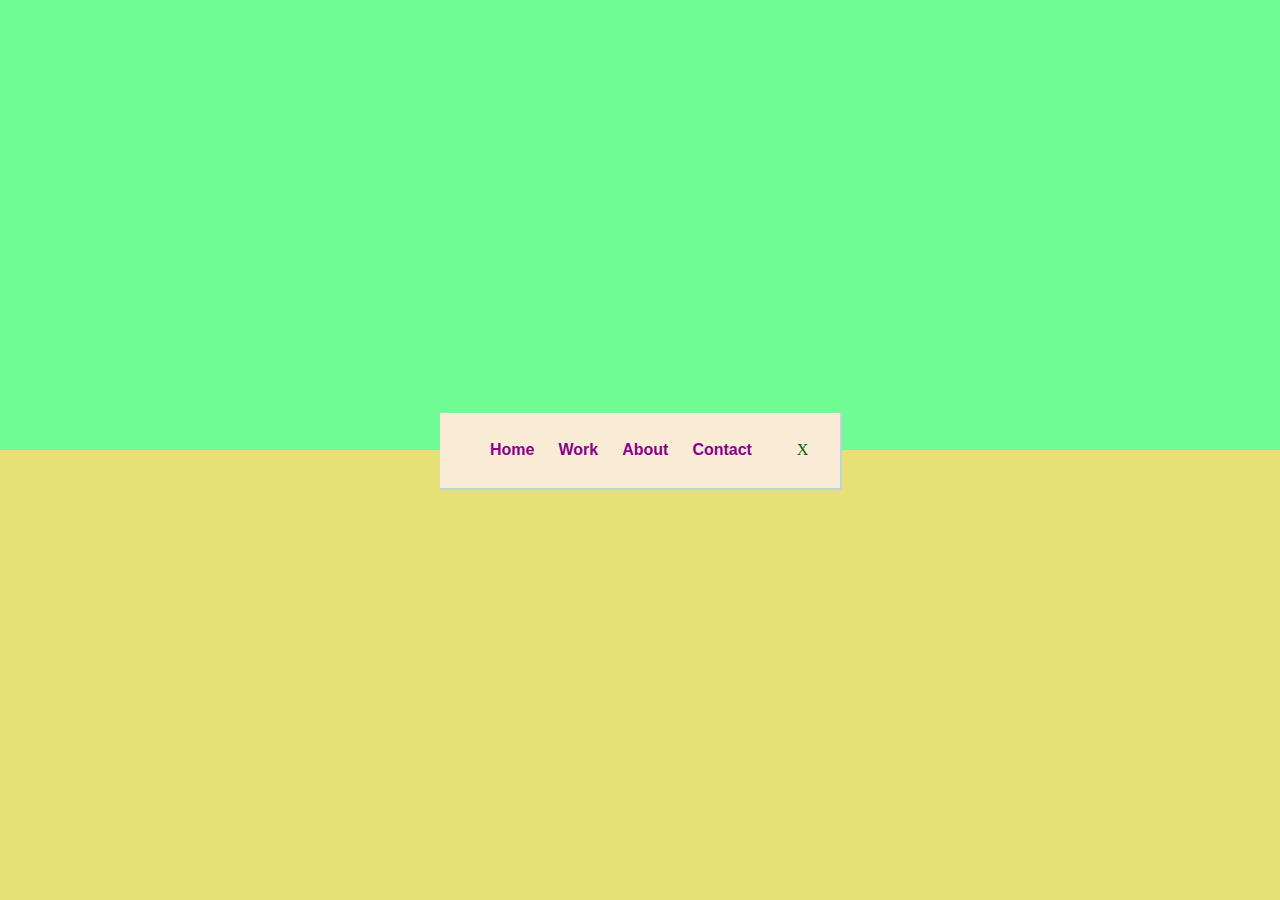
<file: animated-navigation/index.html>
<!DOCTYPE html>
<html>
<head>
	<meta charset="utf-8">
	<meta name="viewport" content="width=device-width, initial-scale=1">
	<link rel="stylesheet" type="text/css" href="styles/animated-navigation.css">
	<title>Animated Navigation</title>
</head>
<body>
	<div class="top"></div>
	<div class="bottom"></div>
		<div class="content">
			<div class="nav">
			<ul>
			<li>Home</li>
			<li>Work</li>
			<li>About</li>
			<li>Contact</li>
			</ul>
			</div>
		<div class="btn">X</div>
	</div>
	<script src="scripts/animated-navigation.js"></script>
</body>
</html>
</file>
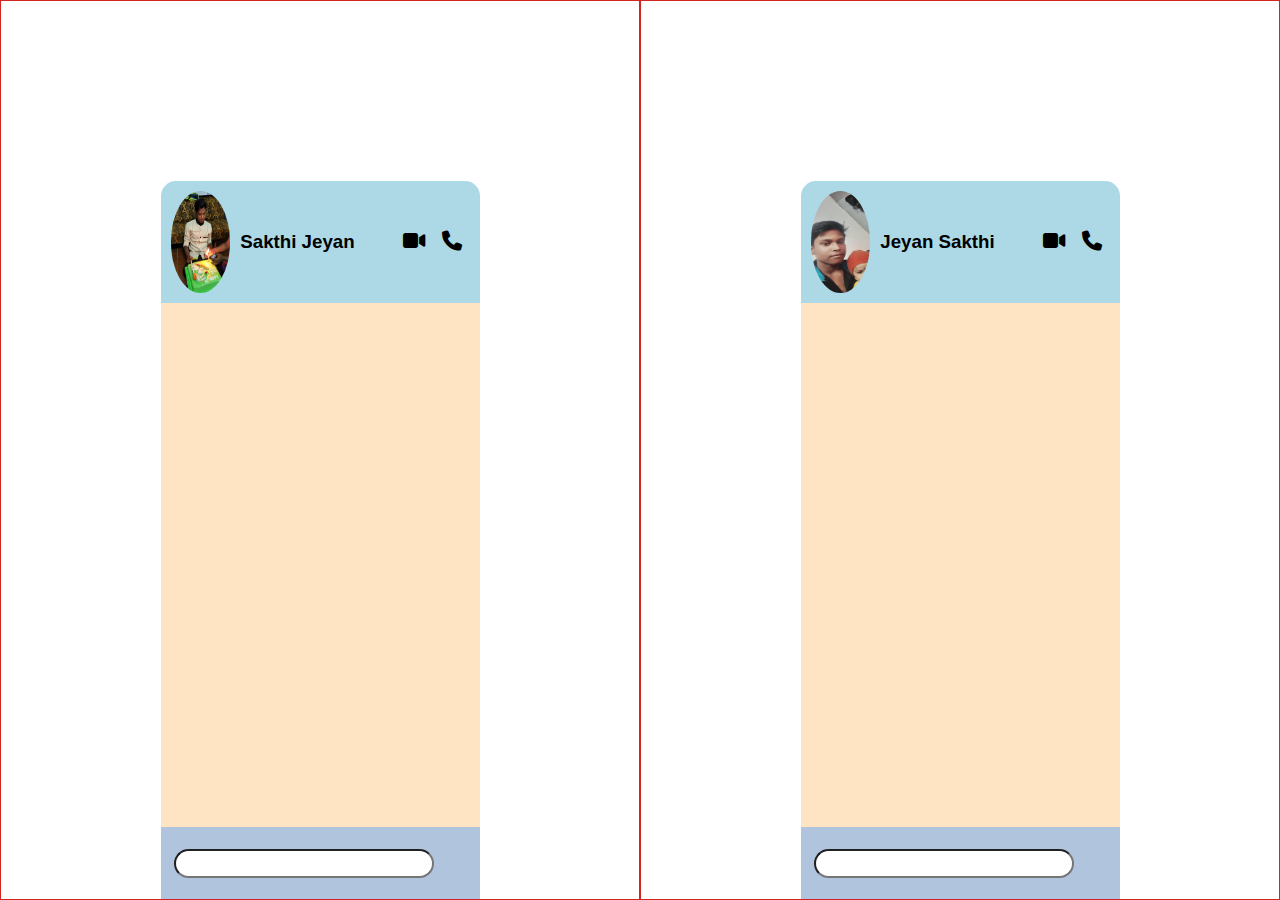
<file: ChatBox/index.html>
<!DOCTYPE html>
<html lang="en">
<head>
    <meta charset="UTF-8">
    <meta name="viewport" content="width=device-width, initial-scale=1.0">
    <title>whatsapp</title>
    <link rel="stylesheet" href="styles/whatsapp.css">
    <!-- <script src='https://kit.fontawesome.com/a076d05399.js' crossorigin='anonymous'></script> -->
    <link rel="stylesheet" href="https://cdnjs.cloudflare.com/ajax/libs/font-awesome/6.4.2/css/all.min.css">
</head>
<body>
    <div class="container">    
        <div class="left">
            <div class="chatBox">
                <div class="header">
                    <div class="profilePhoto" id ="sender-pp">
                        <img src="images/pc.jpg" alt="photo">
                    </div>
                    <div class="userName">
                        <h3>Sakthi Jeyan</h3>
                        <span id="sender" class="typing-info"><i>typing...</i></span>
                    </div>
                    <div class="call">                
                        <span class="video"><i class="fa-solid fa-video"></i></span>
                        <span class="audio"><i class="fa-solid fa-phone"></i></span>
                    </div>
                </div>
                <div class="sender-inbox" id="sender-inbox">
                    <div class="img-sender">
                        <!-- <img src="images/pc.jpg"> -->
                    </div>                    
                </div>
                <div class="message-send-container">
                    <div class="input-container">
                        <input type="text" id="sender-input">
                    </div>
                    <div class="send-icon-container" id="senderId" onclick="send(this)">
                        <span class="send-icon" id="send" ><i class="fa-regular fa-paper-plane"></i></span>
                    </div>
                </div>
            </div>
        </div>

        <div class="right">
            <div class="chatBox">
                <div class="header">
                    <div class="profilePhoto">
                        <img src="images/sj.jpg" alt="photo">
                    </div>
                    <div class="userName">
                        <h3>Jeyan Sakthi</h3>
                        <span id="receiver" class="typing-info"><i>typing...</i></span>
                    </div>
                    <div class="call">                
                        <span class="video"><i class="fa-solid fa-video"></i></span>
                        <span class="audio"><i class="fa-solid fa-phone"></i></span>
                    </div>
                </div>
                <div class="receiver-inbox" id="receiver-inbox">
                    <div class="img-receiver">
                        <!-- <img src="images/sj.jpg"> -->
                    </div>                    
                </div>
                <div class="message-send-container">
                    <div class="input-container">
                        <input type="text" id="receiver-input">
                    </div>
                    <div class="send-icon-container" id="receiverId" onclick="send(this)">
                        <span class="send-icon" id="send" ><i class="fa-regular fa-paper-plane"></i></span>
                    </div>
                </div>
            </div>
        </div>
    </div>    
<script  src="scripts/whatsapp.js"></script>

</body>
</html>
</file>
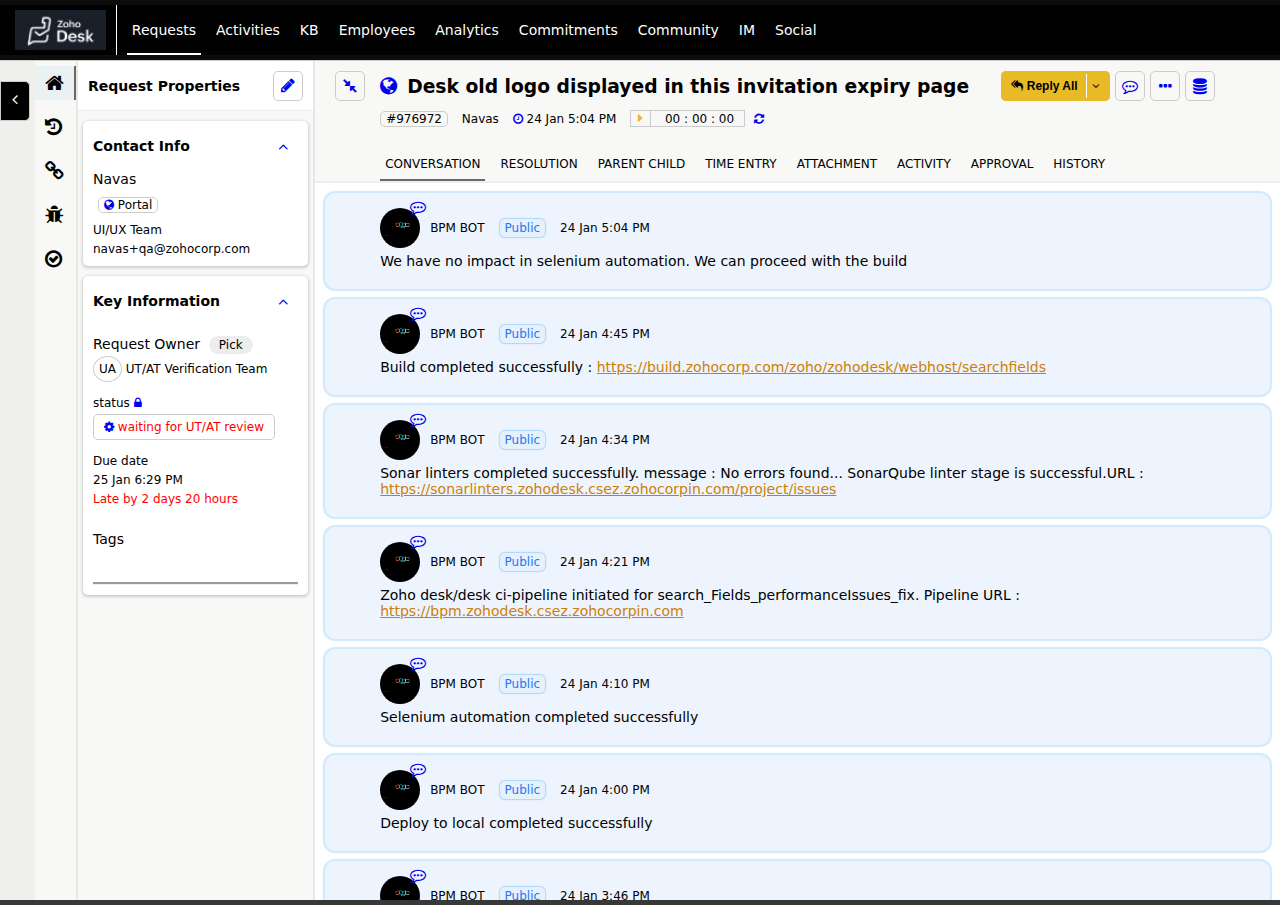
<file: Desk_UI/index.html>
<!DOCTYPE html>
<html lang="en">
<head>
    <meta charset="UTF-8">
    <meta name="viewport" content="width=device-width, initial-scale=1.0">
    <title>Desk UI</title>
    <link rel="stylesheet" href="https://cdnjs.cloudflare.com/ajax/libs/font-awesome/4.7.0/css/font-awesome.min.css">
    <link rel="stylesheet" href="styles/style.css">
    <script src="scripts/script.js"></script>
    <script src="scripts/index.js" defer></script>
</head>
<body>
    <div class="container">
        <section class="header-section">
            <header class="header">
                <img class="logo" src="logos/zohocorp.jpeg">
                <ul class="navbar">
                    <li class="navlinks active"><a href="#">Requests</a></li>
                    <li class="navlinks"><a href="#">Activities</a></li>
                    <li class="navlinks"><a href="#">KB</a></li>
                    <li class="navlinks"><a href="#">Employees</a></li>
                    <li class="navlinks"><a href="#">Analytics</a></li>
                    <li class="navlinks"><a href="#">Commitments</a></li>
                    <li class="navlinks"><a href="#">Community</a></li>
                    <li class="navlinks"><a href="#">IM</a></li>
                    <li class="navlinks"><a href="#">Social</a></li>
                </ul>
            </header>
        </section>
        <section class="content-area">
            <div class="content-div">
                <div class="left-hidden-div">
                    <div class="content-icon-div angle-left" id="angle-left">
                        <a class="angle-left-icon" href="#"><i class="fa fa-angle-left"></i></a>
                    </div>
                </div>
                <div class="icon-div">
                    <a class="icons active" href="#"><i class="fa fa-home"></i></a>
                    <a class="icons" href="#"><i class="fa fa-history"></i></a>
                    <a class="icons" href="#"><i class="fa fa-link"></i></a>
                    <a class="icons" href="#"><i class="fa fa-bug"></i></a>
                    <a class="icons" href="#"><i class="fa fa-check-circle-o"></i></a>
                </div>
                <div class="info-div">
                    <div class="title title-list title-css">
                        <h3 class="title-name">Request Properties</h3>
                        <div class="edit-icon-div">
                            <a class="edit-icon" href="#"><i class="fa fa-pencil"></i></a>
                        </div>
                    </div>
                    <div class="info-containers title-css">
                        <div class="contact-info">
                            <div class="title-list">
                                <h3 class="title-name">Contact Info</h3>
                                <div class="edit-icon-div arrows">
                                    <a class="up-icon" href="#"><i class="fa fa-angle-up"></i></a>
                                </div>
                            </div>
                            <div class="contact-details">
                                <div class="name text-only">
                                    Navas
                                </div>
                                <div class="portal-div text-only">
                                    <div class="portal-subdiv">
                                        <a class="globe-icon" href="#"><i class="fa fa-globe"></i></a>
                                        <span class="portal-name">Portal</span>
                                    </div>
                                </div>
                                <div class="team-name text-only">UI/UX Team</div>
                                <div class="email-id text-only">navas+qa@zohocorp.com</div>

                            </div>
                        </div>
                        <div class="key-info title-css ">
                            <div class="contact-info">
                                <div class="title-list">
                                    <h3 class="title-name">Key Information</h3>
                                    <div class="edit-icon-div arrows">
                                        <a class="up-arrow-icon" href="#"><i class="fa fa-angle-up"></i></a>
                                    </div>
                                </div>
                                <div class="key-details">
                                    <div class="key-child-div">
                                        <span class="req-owner">Request Owner</span>
                                        <span class="pick">Pick</span>

                                        <div class="ua-ut">
                                            <span class="ua-circle">UA</span>
                                            <span>UT/AT Verification Team</span>
                                        </div>
                                    </div>
                                    <div class="key-child-div">
                                        <div class="status-div"><span class="">status</span>
                                            <a class="lock-icon" href="#"><i class="fa fa-lock"></i></a>
                                        </div>
                                        <div class="review-info">
                                            <a class="lock-icon" href="#"><i class="fa fa-gear"></i></a>
                                            <span class="">waiting for UT/AT review</span>
                                        </div>
                                    </div>
                                    <div class="key-child-div">
                                        <div class="due-status-div">
                                            <span class="">Due date</span>
                                        </div>
                                        <div class="due-status-div">
                                            <span class="">25 Jan 6:29 PM</span>
                                        </div>
                                        <div class="due-status-div">
                                            <span class="due-info">Late by 2 days 20 hours</span>
                                        </div>
                                    </div>
                                    <div class="key-child-div">
                                        <span class="req-owner">Tags</span><span class="quantity"></span>
                                        <div class="ua-ut">
                                            <input type="text" class="status-select" />
                                        </div>
                                    </div>
                                </div>
                            </div>
                            <div class="ticket-info title-css"></div>
                        </div>
                    </div>


                </div>
                <div class="content-box">

                    <div class="content-header content-top">
                        <div class="content-icon-div page-zoom">
                            <a class="comment-icon" href="#"><i class="fa fa-compress"></i></a>
                        </div>

                        <div class="logo-div">
                            <div class="content-logo">
                                <a class="title-icon" href="#"><i class="fa fa-globe"></i></a>
                            </div>
                            <div class="content-title">
                                <h3>
                                    Desk old logo displayed in this invitation expiry page
                                </h3>
                            </div>
                        </div>
                        <div class="actions">
                            <div class="reply-div">
                                <button class="reply-btn">
                                    <a class="icon-btns" href="#">
                                        <i class="fa fa-reply-all" aria-hidden="true"></i> Reply All
                                    </a>
                                    <a class="down-icon icon-btns" href="#"><i class="fa fa-angle-down"
                                            aria-hidden="true"></i></a>
                                </button>
                                <div class="options-list-div">
                                    <ul class="options-list">
                                        <li class="options">Reply</li>
                                        <li class="options">Forward</li>
                                    </ul>
                                </div>
                            </div>

                            <div class="content-icon-div">
                                <a class="comment-icon" href="#"><i class="fa fa-commenting-o"></i></a>
                            </div>
                            <div class="content-icon-div ellipsis-icon-div">
                                <a class="ellipsis-icon" href="#"><i class="fa fa-ellipsis-h"></i></a>
                                <div class="ellipsis-options-div">
                                    <ul class="ellipsis-dropdown">
                                        <li class="ellipsis-options">Edit</li>
                                        <li class="ellipsis-options">Move</li>
                                        <li class="ellipsis-options">Share</li>
                                        <li class="ellipsis-options">Follow</li>
                                        <li class="ellipsis-options">Mark as Unread</li>
                                        <li class="ellipsis-options">Mark Spam</li>
                                        <li class="ellipsis-options">Delete</li>
                                    </ul>
                                </div>
                            </div>
                            <div class="content-icon-div">
                                <a class="database-icon" href="#"><i class="fa fa-database"></i></a>
                            </div>
                        </div>
                    </div>
                    <div class="ticket-info content-top">
                        <span class="ticket-id">#976972</span>
                        <span class="">Navas</span>
                        <a class="" href="#"><i class="fa fa-clock-o"></i></a>
                        <span class="">24 Jan 5:04 PM</span>
                        <div class="timer">
                            <a class="start-icon" id="startStop" href="#"><i class="fa fa-caret-right"></i></a>
                            <span id="timer" class="run-time">00 : 00 : 00</span>
                        </div>
                        <a class="reset-icon" id="reset-time" href="#">
                            <i class="fa fa-refresh"></i>
                            <div class="tooltip-text">Reset</div>
                        </a>
                    </div>
                    <div class="content-navigation-bar content-top">
                        <ul class="content-navbar">
                            <li class="content-navlinks active"><a href="#">CONVERSATION</a></li>
                            <li class="content-navlinks"><a href="#">RESOLUTION</a></li>
                            <li class="content-navlinks"><a href="#">PARENT CHILD</a></li>
                            <li class="content-navlinks"><a href="#">TIME ENTRY</a></li>
                            <li class="content-navlinks"><a href="#">ATTACHMENT</a></li>
                            <li class="content-navlinks"><a href="#">ACTIVITY</a></li>
                            <li class="content-navlinks"><a href="#">APPROVAL</a></li>
                            <li class="content-navlinks"><a href="#">HISTORY</a></li>
                        </ul>
                    </div>
                    <div class="messages-div">
                        <div class="messages-list">
                            <div class="user-container">
                                <div class="user-info">
                                    <div class="user-profile-pic">
                                        <a class="user-top-icon" href="#"><i class="fa fa-commenting-o"></i></a>
                                        <img class="picture" src="images/zoho.jpg" onerror="altImage(this)" />
                                    </div>
                                    <span class="portal-name details">BPM BOT</span>
                                    <span class="ticket-id details">Public</span>
                                    <span class="details">24 Jan 5:04 PM</span>
                                </div>
                                <div class="message">
                                    <p class="text">
                                        We have no impact in selenium automation. We can proceed with the
                                        build
                                    </p>
                                </div>
                            </div>
                        </div>
                        <div class="messages-list">
                            <div class="user-container">
                                <div class="user-info">
                                    <div class="user-profile-pic">
                                        <a class="user-top-icon" href="#"><i class="fa fa-commenting-o"></i></a>
                                        <img class="picture" src="images/zoho.jpg" onerror="altImage(this)" />
                                    </div>
                                    <span class="portal-name details">BPM BOT</span>
                                    <span class="ticket-id details">Public</span>
                                    <span class="details">24 Jan 4:45 PM</span>
                                </div>
                                <div class="message">
                                    <p class="text">Build completed successfully : <a
                                            class="message-link">https://build.zohocorp.com/zoho/zohodesk/webhost/searchfields</a>
                                    </p>
                                </div>
                            </div>
                        </div>
                        <div class="messages-list">
                            <div class="user-container">
                                <div class="user-info">
                                    <div class="user-profile-pic">
                                        <a class="user-top-icon" href="#"><i class="fa fa-commenting-o"></i></a>
                                        <img class="picture" src="images/zoho.jpg" onerror="altImage(this)" />
                                    </div>
                                    <span class="portal-name details">BPM BOT</span>
                                    <span class="ticket-id details">Public</span>
                                    <span class="details">24 Jan 4:34 PM</span>
                                </div>
                                <div class="message">
                                    <p class="text">Sonar linters completed successfully. message : No errors found...
                                        SonarQube linter stage is successful.URL : <a
                                            class="message-link">https://sonarlinters.zohodesk.csez.zohocorpin.com/project/issues</a>
                                    </p>
                                </div>
                            </div>
                        </div>
                        <div class="messages-list">
                            <div class="user-container">
                                <div class="user-info">
                                    <div class="user-profile-pic">
                                        <a class="user-top-icon" href="#"><i class="fa fa-commenting-o"></i></a>
                                        <img class="picture" src="images/zoho.jpg" onerror="altImage(this)" />
                                    </div>
                                    <span class="portal-name details">BPM BOT</span>
                                    <span class="ticket-id details">Public</span>
                                    <span class="details">24 Jan 4:21 PM</span>
                                </div>
                                <div class="message">
                                    <p class="text">Zoho desk/desk ci-pipeline initiated for
                                        search_Fields_performanceIssues_fix. Pipeline URL : <a
                                            class="message-link">https://bpm.zohodesk.csez.zohocorpin.com</a></p>
                                </div>
                            </div>
                        </div>
                        <div class="messages-list">
                            <div class="user-container">
                                <div class="user-info">
                                    <div class="user-profile-pic">
                                        <a class="user-top-icon" href="#"><i class="fa fa-commenting-o"></i></a>
                                        <img class="picture" src="images/zoho.jpg" onerror="altImage(this)" />
                                    </div>
                                    <span class="portal-name details">BPM BOT</span>
                                    <span class="ticket-id details">Public</span>
                                    <span class="details">24 Jan 4:10 PM</span>
                                </div>
                                <div class="message">
                                    <p class="text">Selenium automation completed successfully</p>
                                </div>
                            </div>
                        </div>
                        <div class="messages-list">
                            <div class="user-container">
                                <div class="user-info">
                                    <div class="user-profile-pic">
                                        <a class="user-top-icon" href="#"><i class="fa fa-commenting-o"></i></a>
                                        <img class="picture" src="images/zoho.jpg" onerror="altImage(this)" />
                                    </div>
                                    <span class="portal-name details">BPM BOT</span>
                                    <span class="ticket-id details">Public</span>
                                    <span class="details">24 Jan 4:00 PM</span>
                                </div>
                                <div class="message">
                                    <p class="text">Deploy to local completed successfully</p>
                                </div>
                            </div>
                        </div>
                        <div class="messages-list">
                            <div class="user-container">
                                <div class="user-info">
                                    <div class="user-profile-pic">
                                        <a class="user-top-icon" href="#"><i class="fa fa-commenting-o"></i></a>
                                        <img class="picture" src="images/zoho.jpg" onerror="altImage(this)" />
                                    </div>
                                    <span class="portal-name details">BPM BOT</span>
                                    <span class="ticket-id details">Public</span>
                                    <span class="details">24 Jan 3:46 PM</span>
                                </div>
                                <div class="message">
                                    <p class="text">old logo changes successfully passed in zoho desk/desk-ci-pipeline.
                                        Pipeline URL : <a href=""
                                            class="message-link">https://bpm.zohodesk.csez.zohocorpin.com/job/zohodesk/pipeline/redirect</a>
                                    </p>
                                </div>
                            </div>
                        </div>
                        <div class="messages-list">
                            <div class="user-container">
                                <div class="user-info">
                                    <div class="user-profile-pic">
                                        <a class="user-top-icon" href="#"><i class="fa fa-commenting-o"></i></a>
                                        <img class="picture" src="images/zoho.jpg" onerror="altImage(this)" />
                                    </div>
                                    <span class="portal-name details">BPM BOT</span>
                                    <span class="ticket-id details">Public</span>
                                    <span class="details">24 Jan 3:34 PM</span>
                                </div>
                                <div class="message">
                                    <p class="text">We have no impact in selenium automation. We can proceed with the
                                        build</p>
                                </div>
                            </div>
                        </div>
                        <div class="messages-list">
                            <div class="user-container">
                                <div class="user-info">
                                    <div class="user-profile-pic">
                                        <a class="user-top-icon" href="#"><i class="fa fa-commenting-o"></i></a>
                                        <img class="picture" src="images/zoho.jpg" onerror="altImage(this)" />
                                    </div>
                                    <span class="portal-name details">BPM BOT</span>
                                    <span class="ticket-id details">Public</span>
                                    <span class="details">24 Jan 3:33 PM</span>
                                </div>
                                <div class="message">
                                    <p class="text">We have no impact in selenium automation. We can proceed with the
                                        build</p>
                                </div>
                            </div>
                        </div>
                    </div>
                </div>
        </section>
    </div>
</body>

</html>
</file>
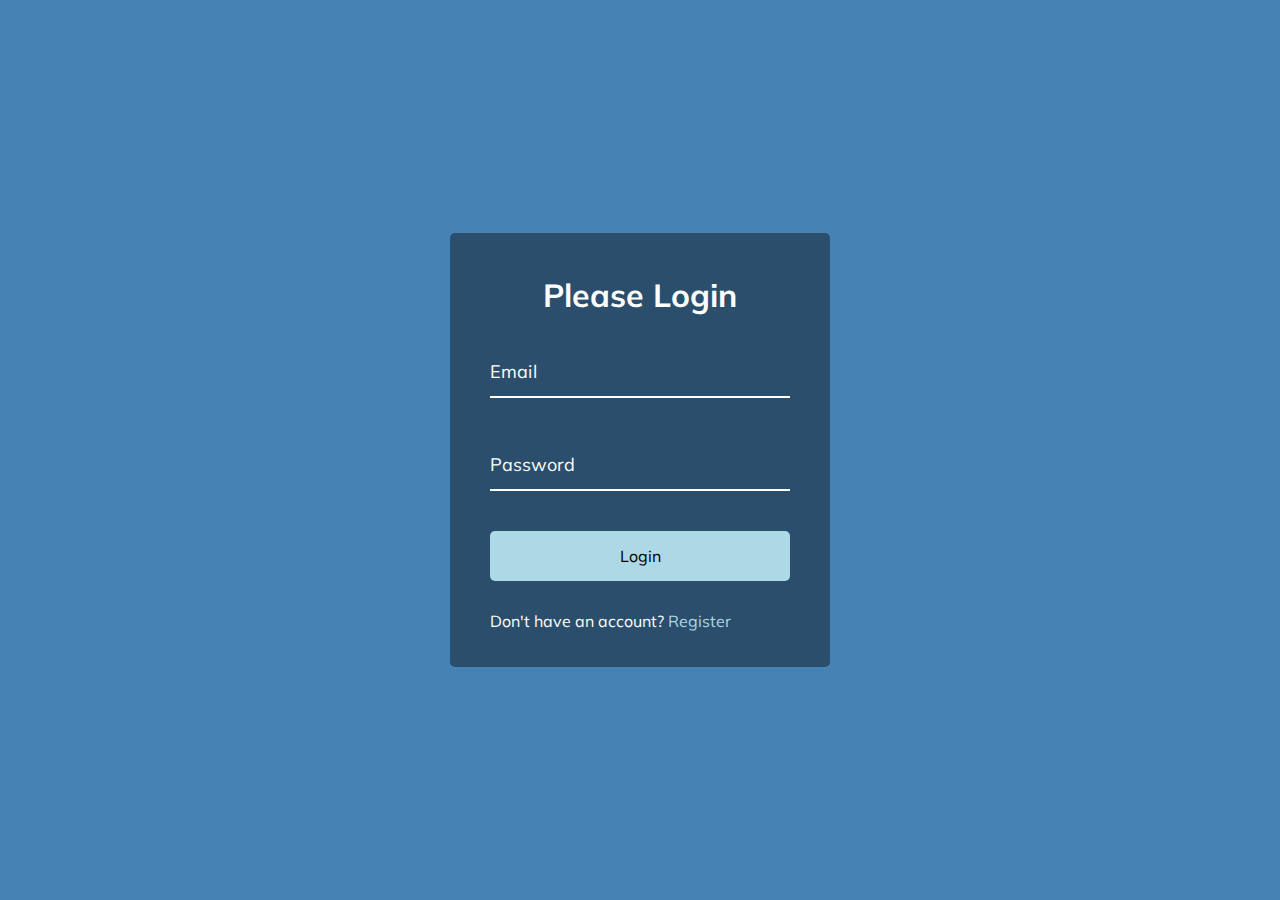
<file: Form_Wave_login/index.html>
<!DOCTYPE html>
<html>
<head>
	<meta charset="utf-8">
	<meta name="viewport" content="width=device-width, initial-scale=1">
	<link rel="stylesheet" type="text/css" href="styles/Form_Wave.css"/>
	<title>Form Wave</title>
</head>
<body>
	<div class="container">
      <h1>Please Login</h1>
      <form>
        <div class="form-control">
          <input type="text" required>
          <label>Email</label>
          <!-- <label>
            <span style="transition-delay: 0ms">E</span>
              <span style="transition-delay: 50ms">m</span>
              <span style="transition-delay: 100ms">a</span>
              <span style="transition-delay: 150ms">i</span>
              <span style="transition-delay: 200ms">l</span>
        </label> -->
        </div>

        <div class="form-control">
          <input type="password" required>
          <label>Password</label>
        </div>

        <button class="btn">Login</button>

        <p class="text">Don't have an account? <a href="#">Register</a></p>
      </form>
    </div>
    <script src="scripts/Form_Wave.js"></script>
	<!--<div class="main">
		<div class="box">
			<div class="contentbox">
				<div class="heading">Please Login</div>
				<div class="inp"><input type="text" name="Email" placeholder="Email"></div>
				<div class="inp"><input type="password" name="Password" placeholder="Password"></div>
				<div class="butn">Login</div>
				<p>Don't have an account? <a href="#">Register</a></p>	
			</div>
		</div>
	</div>-->
</body>
</html>
</file>
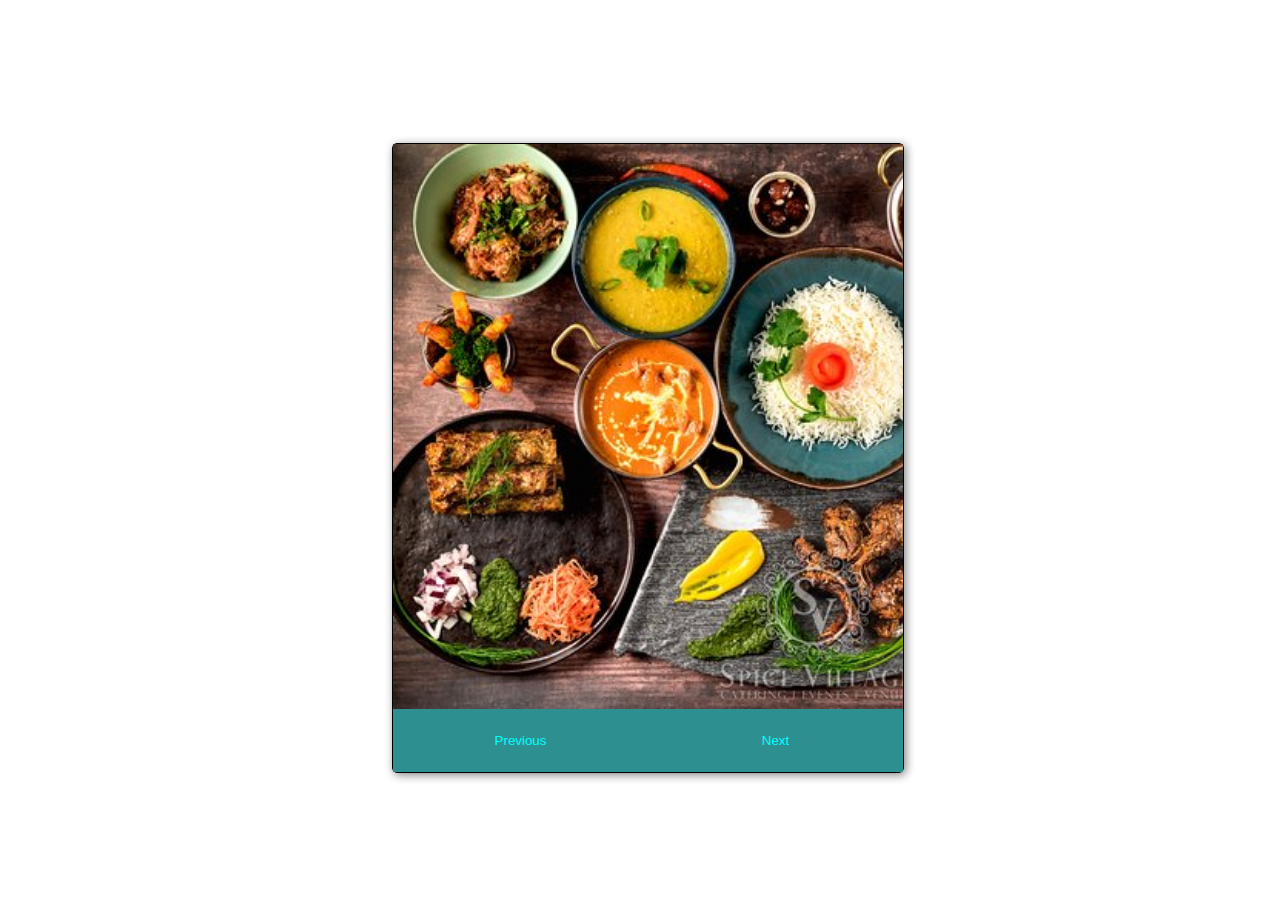
<file: imagecarousal/index.html>
<!DOCTYPE html>
<html>
<head>
	<meta charset="utf-8">
	<meta name="viewport" content="width=device-width, initial-scale=1">
	<link rel="stylesheet" type="text/css" href="styles/imagecarousal.css">
	<title>Image carousal</title>
</head>
<body>
	<div class="main">
		<div class="pic">
			<div class="pics active" style="background-image: url(images/res.jpg);"></div>
			<div class="pics" style="background-image: url(images/restare.jpg);"></div>
			<div class="pics" style="background-image: url(images/resta.jpg);"></div>
			<div class="pics" style="background-image: url(images/restar.jpg);"></div>
		</div>
		<div class="btn">
			<div><button id="pre">Previous</button></div>
			<div><button id="next">Next</button></div>
		</div>
	</div>
	<script type="text/javascript" src="scripts/imagecarousal.js"></script>
</body>
</html>
</file>
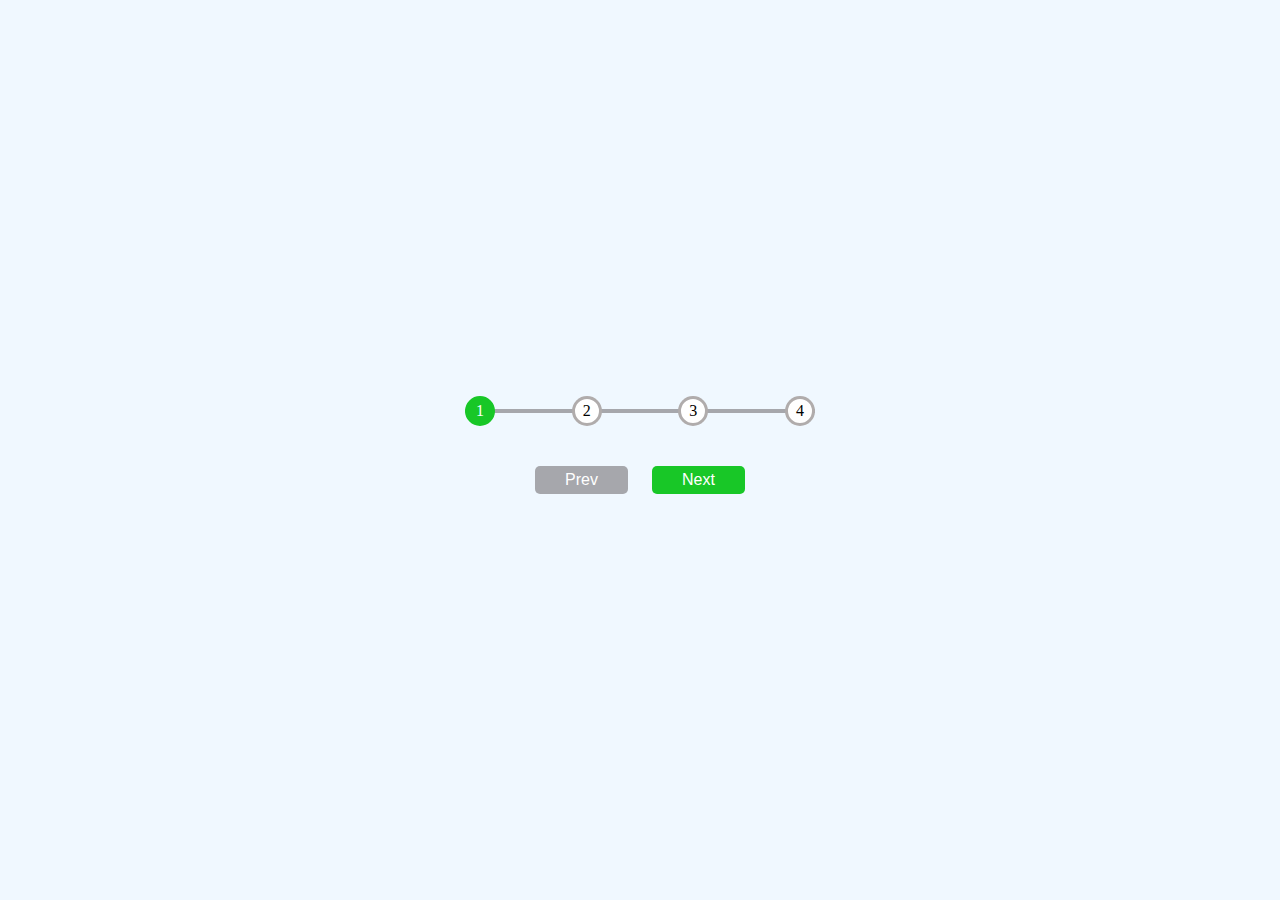
<file: progressstep/index.html>
<!DOCTYPE html>
<html>
<head>
	<meta charset="utf-8">
	<meta name="viewport" content="width=device-width, initial-scale=1">
	<title>Progress-step</title>
	<link rel="stylesheet" type="text/css" href="styles/progress.css">
</head>
<body>
	<div class="container">
		<div class="progresscontainer">
			<div class="progress" id="progress"></div>
			<div class="circle active">1</div>
			<div class="circle">2</div>
			<div class="circle">3</div>
			<div class="circle">4</div>
		</div>

		<button class="btn" id="previous" disabled>Prev</button>
		<button class="btn" id="next">Next</button>
	</div>

	<script type="text/javascript" src="scripts/progress.js"></script>
</body>
</html>
</file>
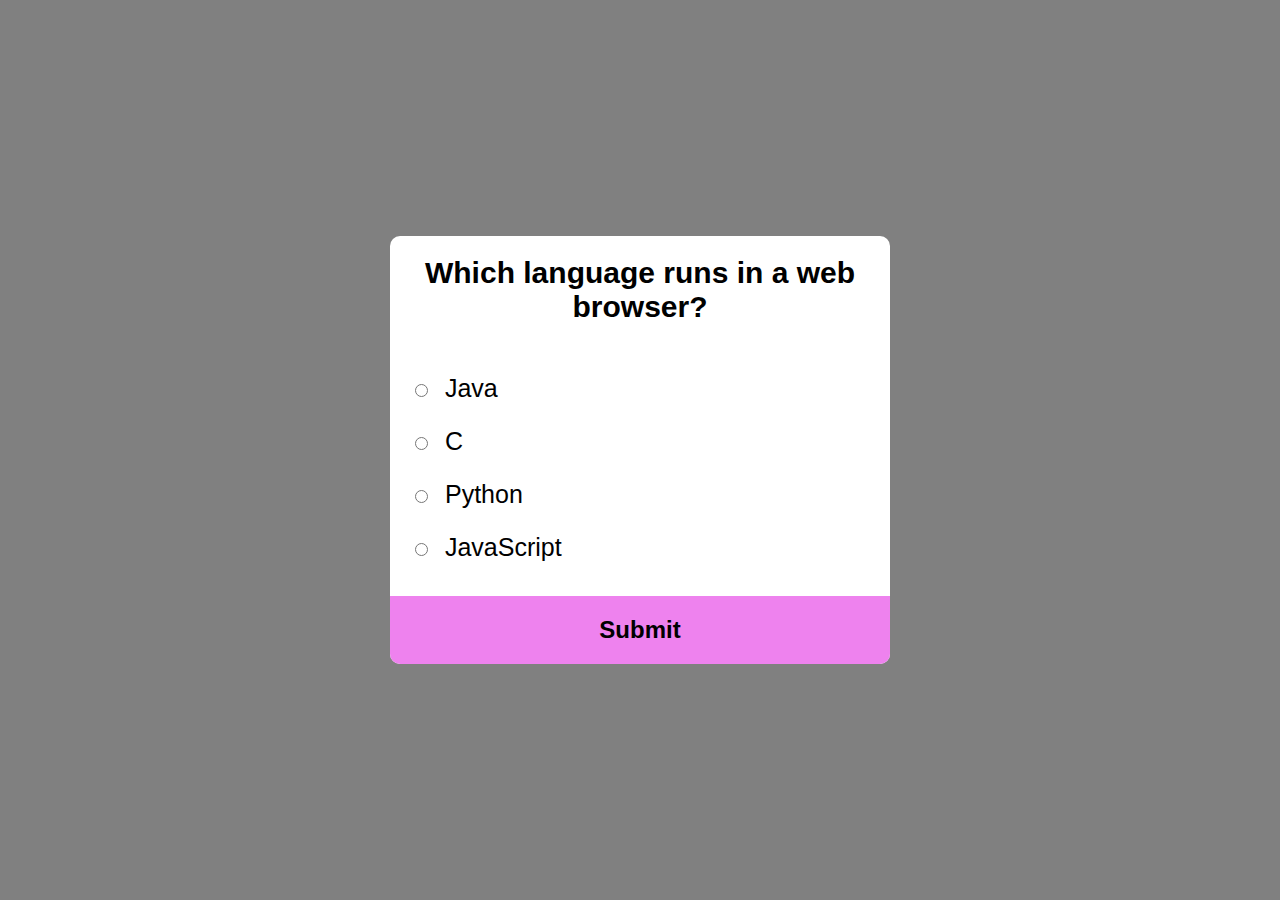
<file: Quiz/index.html>
<!DOCTYPE html>
<html>
<head>
	<meta charset="utf-8">
	<meta name="viewport" content="width=device-width, initial-scale=1">
	<link rel="stylesheet" type="text/css" href="styles/quiz.css">
	<title>Quiz App</title>
</head>
<body>
	<div class="container">
		<div class="ques" id = "ques"></div>
		<div class="optn">
			<input type="radio" name="opt" class="optns" id="a">
			<label for="a" id="a_text">Question</label><br>
			<input type="radio" name="opt" class="optns" id="b">
			<label for="b" id="b_text">Question</label><br>
			<input type="radio" name="opt" class="optns" id="c">
			<label for="c" id="c_text">Question</label><br>
			<input type="radio" name="opt" class="optns" id="d">
			<label for="d" id="d_text">Question</label>
		</div>
		<button id="submit">Submit</button>
	</div>
	<script type="text/javascript" src ="scripts/quiz.js"></script>
</body>
</html>
</file>
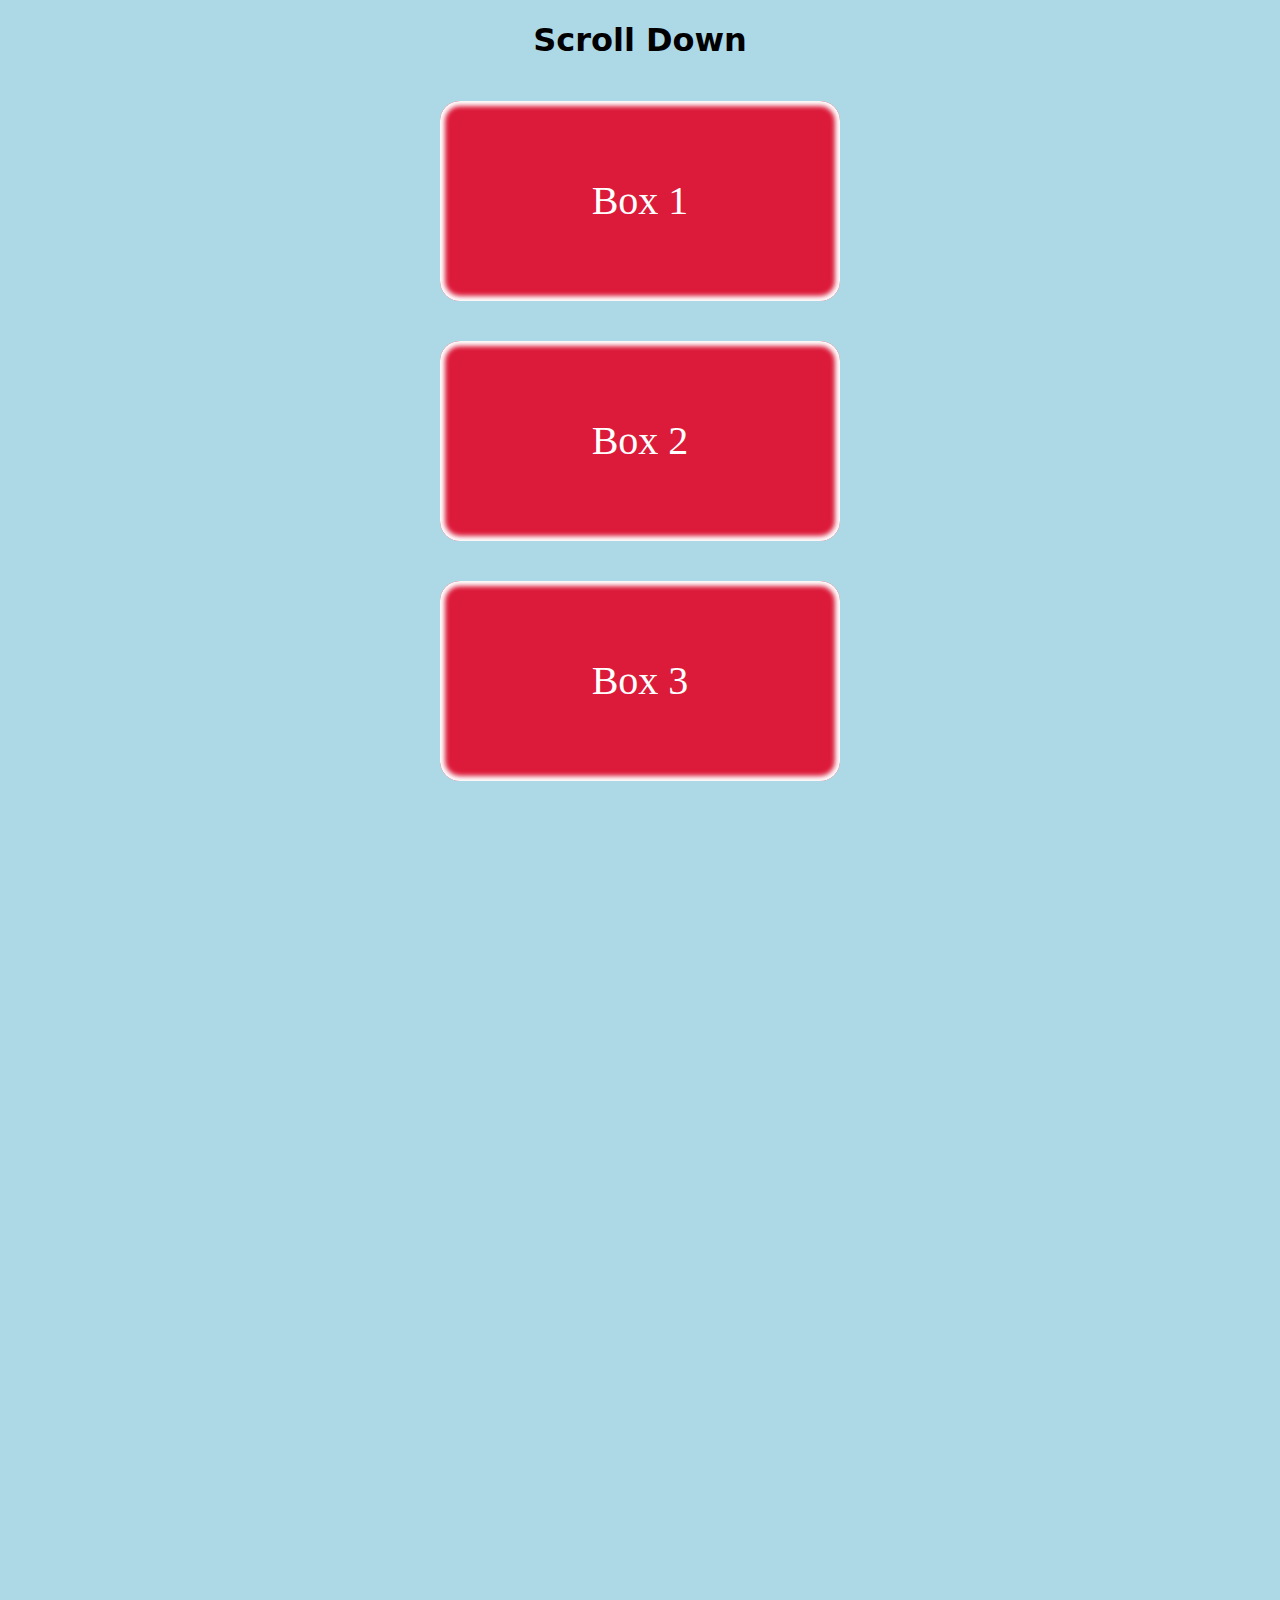
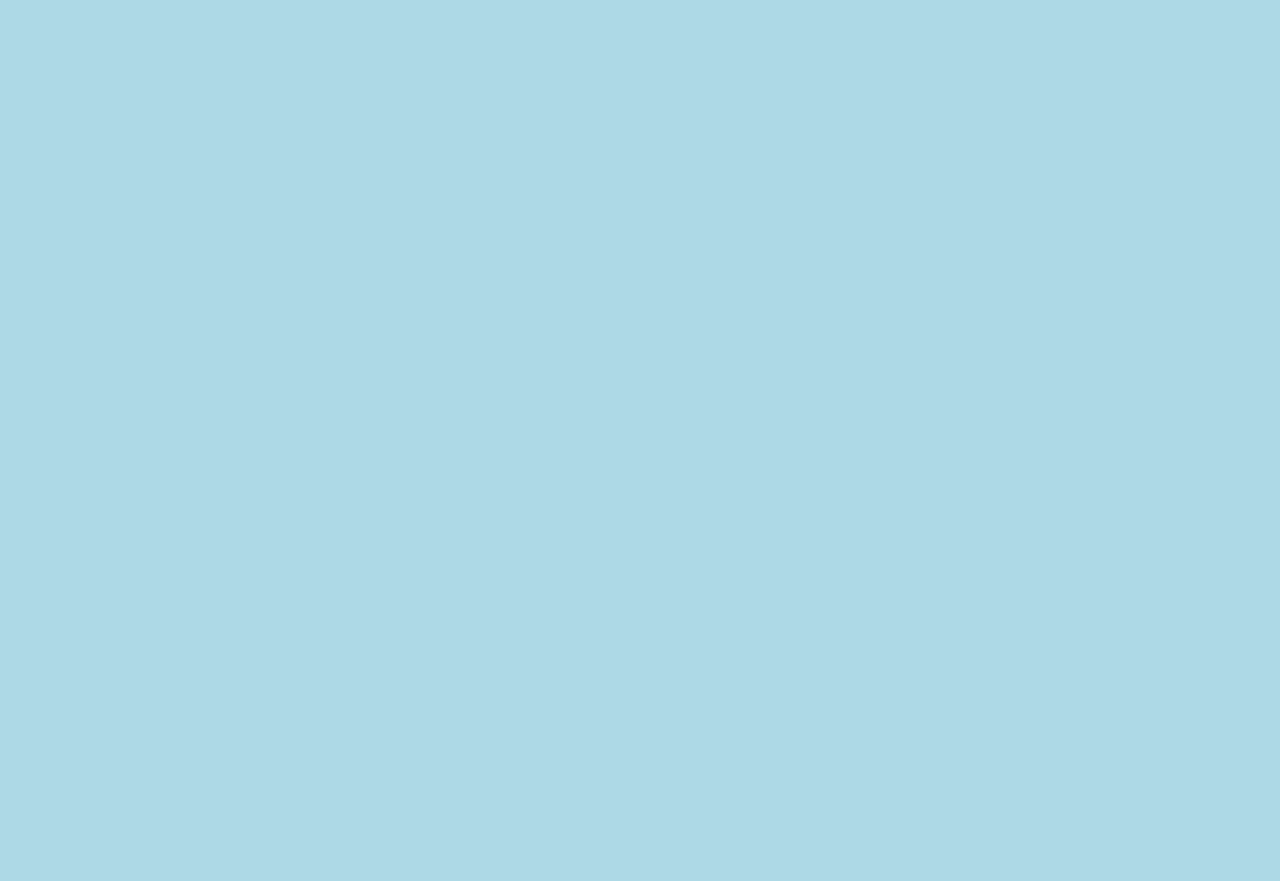
<file: ScrollAnimation/index.html>
<!DOCTYPE html>
<html>
<head>
	<meta charset="utf-8">
	<meta name="viewport" ="width=device-width, initial-scale=1">
	<title>ScrollAnimation</title>
	<link rel="stylesheet" type="text/css" href="styles/scroll_Animation.css">
</head>
<body>
	<h1>Scroll Down</h1>
	<div class="divs">Box 1</div>
	<div class="divs">Box 2</div>
	<div class="divs">Box 3</div>
	<div class="divs">Box 4</div>
	<div class="divs">Box 5</div>
	<div class="divs">Box 6</div>
	<div class="divs">Box 7</div>
	<div class="divs">Box 8</div>
	<div class="divs">Box 9</div>
	<div class="divs">Box 10</div>

	<script type="text/javascript" src="scripts/scroll_Animation.js"></script>

</body>
</html>
</file>
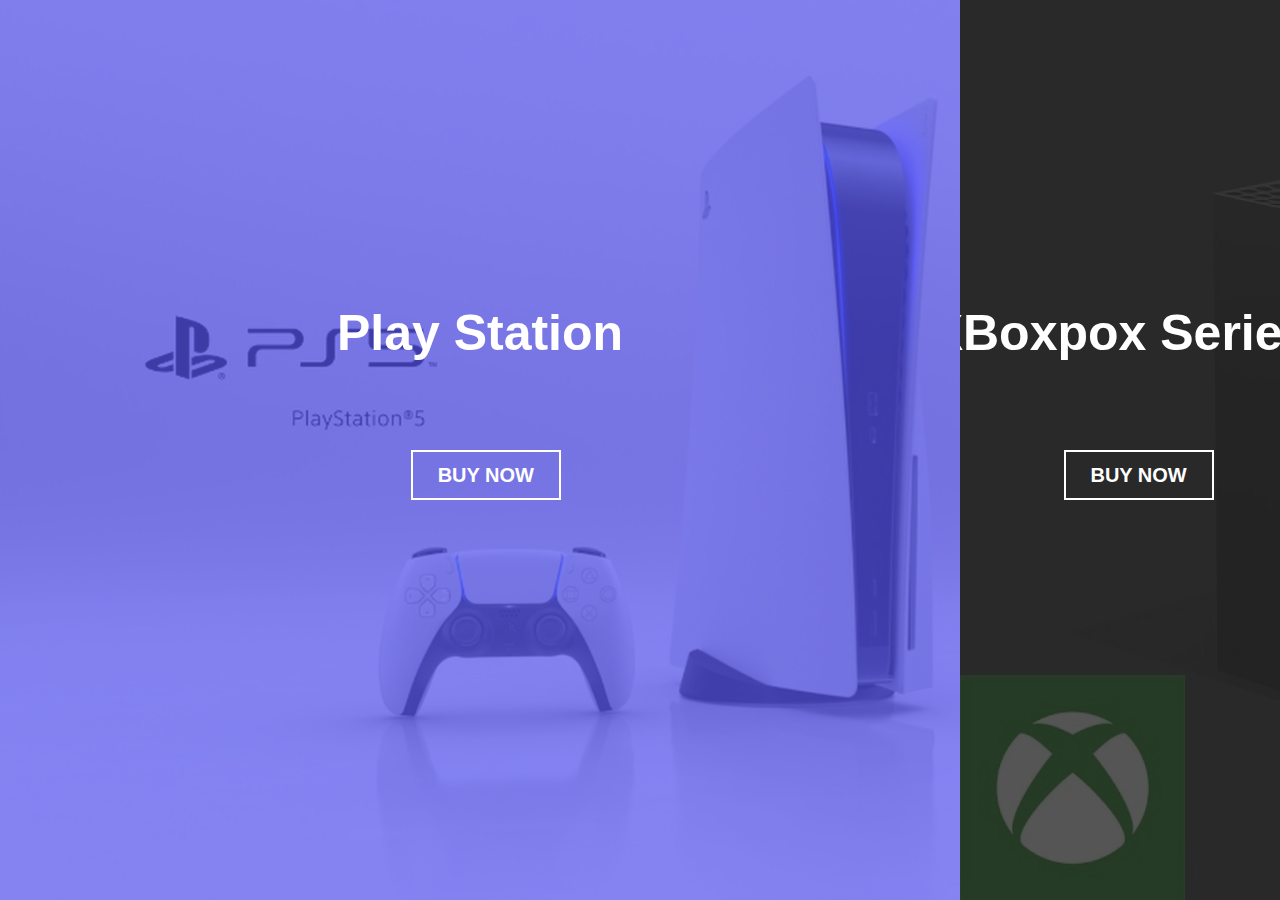
<file: splitLanding-page/index.html>
<!DOCTYPE html>
<html>
<head>
	<meta charset="utf-8">
	<meta name="viewport" content="width=device-width, initial-scale=1">
	<link rel="stylesheet" type="text/css" href="styles/splitLandingPage.css">
	<title>Split Landing Page</title>
</head>
<body>
	<div class="container">
		<div class="ct left"><h1>Play Station</h1><a href="#" class="btn">Buy Now</a></div>
		<div class="ct right"><h1>XBoxpox Series</h1><a href="#" class="btn">Buy Now</a></div>
	</div>
	<script type="text/javascript" src="scripts/splitLandingPage.js"></script>
</body>
</html>
</file>
<file: ChatBox/styles/whatsapp.css>
* {
    box-sizing: border-box;
    margin: 0;
    padding: 0;
}

body {
    height: 100vh;
    width: 100vw;
    font-family: sans-serif;
}

.container {
    display: flex;
    flex-wrap: wrap;
    height: 100%;
    width: 100%;
}

.container .left,
.container .right {
    position: relative;
    width: 50%;
    height: 100%;
    border: 1px solid rgb(211, 36, 36);
}

.chatBox {
    position: absolute;
    width: 50%;
    height: 80%;
    bottom: 0;
    left: 25%;
    border-radius: 15px 15px 0px 0px;
}

.chatBox .header {
    height: 17%;
    width: 100%;
    display: flex;
    border-top-left-radius: 15px;
    border-top-right-radius: 15px;
    padding: 10px;
    background-color: lightblue;
}

.header .profilePhoto {
    height: 100%;
    width: 20%;
    border-radius: 50%;
    cursor: pointer;
}

.profilePhoto img {
    height: 100%;
    width: 100%;
    border-radius: 50%;
}

.header .userName {
    display: flex;
    flex-direction: column;
    justify-content: center;
    padding-left: 10px;
    height: 100%;
    width: 55%;
    margin: auto;
}

.header .call {
    display: flex;
    justify-content: space-around;
    align-items: center;
    height: 100%;
    width: 25%;
    border-top-right-radius: 15px;
}

.typing-info {
    display: none;
    margin-top: 5px;
    font-size: small;
}

.call span {
    font-size: 20px;
    cursor: pointer;
}

.chatBox .sender-inbox,
.chatBox .receiver-inbox {
    height: 73%;
    width: 100%;
    display: flex;
    align-items: flex-end;
    flex-direction: column;
    padding: 5px;
    position: relative;
    overflow-y: auto;
    background-color: bisque;
}

.img-sender,
.img-receiver {
    position: absolute;
    top: 0;
    width: 100%;
    align-items: center;
    display: flex;
    height: 100%;
    left: 0;
    z-index: 10;
}

.img-sender img,
.img-receiver img {
    object-fit: cover;
    width: 100%;
    height: 80%;
}

.time-duplicate {
    visibility: hidden;
}

.real-time {
    position: absolute;
    bottom: 10%;
    right: 10%;
    font-size: 10px;
    color: #ebeb29;
}

.chatBox .message-send-container {
    height: 10%;
    width: 100%;
    display: flex;
    background-color: lightsteelblue;
}


.message-send-container .input-container {
    height: 100%;
    width: 90%;
    display: flex;
    align-items: center;
    justify-content: end;
}

.input-container input {
    padding: 5px 5px 5px 10px;
    border-radius: 20px;
    width: 95%;
}

.message-send-container .send-icon-container {
    height: 100%;
    width: 15%;
    display: flex;
    align-items: center;
    justify-content: center;
    font-size: 20px;
    cursor: pointer;
    visibility: hidden;
}


/*message send css*/

.sender,
.receiver {
    display: inline-block;
    max-width: 70%;
    color: #fff;
    text-align: left;
    padding: 10px;
    position: relative;
    z-index: 1;
    top: -5px;
    right: 0%;
    word-wrap: break-word;
    margin: 5px;
}

.sender {
    background-color: #262bb6;
    border-radius: 6px 6px 0px 6px;
}

.receiver {
    background-color: #d94747;
    border-radius: 6px 6px 6px 0px;
}

.receiver-message-div,
.sender-message-div {
    width: 100%;
}

.sender-message-div {
    /* last added sender*/
    text-align: right;
}

.sender::after {
    content: "";
    position: absolute;
    left: 100%;
    bottom: 0%;
    margin-top: -5px;
    border-width: 3px;
    border-style: solid;
    border-color: transparent transparent #262bb6 #262bb6;
}

.receiver::before {
    content: "";
    position: absolute;
    right: 100%;
    bottom: 0%;
    margin-top: -5px;
    border-width: 3px;
    border-style: solid;
    border-color: transparent #d94747 #d94747 transparent;
}

#sender-inbox::-webkit-scrollbar,
#receiver-inbox::-webkit-scrollbar {
    width: 5px;
}

#sender-inbox::-webkit-scrollbar-thumb,
#receiver-inbox::-webkit-scrollbar-thumb {
    background-color: #f0f0f0;
    border-radius: 8px;
}

#sender-inbox::-webkit-scrollbar-track,
#receiver-inbox::-webkit-scrollbar-track {
    background-color: #f9f9f9;
    border-radius: 8px;
}
</file>
<file: Desk_UI/styles/style.css>
:root {
    --font-size-x-small: 10px;
    --font-size-small: 12px;
    --font-size-medium: 14px;
    --font-size-title: 16px;
    --font-size-large: 20px;
    --light-color: #ccc;
    --medium-color: #6a6767;
    --dark-black-color: #000;
    --light-bg-color: #cccccc5c;
    --warning-color: red;
    --medium-bg-color: #add8e633;
    --list-shadow-color: #2196f336;
    --lightgrey-bg-color: #EFF0EB;
    --list-bg-color: #EDF4FE;
    --page-bg-color: aliceblue;
    --highlight-color: #E8BA26;
    --white-color: #ffffff;
    --body-bg-dark-color: #000000c7;
    --header-bg-dark-color: #000000d9;
    --whiteshade-bg-color: #F8F8F6;
    --ticket-highlight-color:#2576f5;
    --ticket-status-bg-color:#2196f308;
    --ticketlist-shadow-color:#2196f352;
    --link-color : #cd7f05;

}

* {
    padding: 0;
    margin: 0;
    box-sizing: border-box;
}

html,
body {
    font-family: system-ui, -apple-system, BlinkMacSystemFont, 'Segoe UI', Roboto, Oxygen, Ubuntu, Cantarell, 'Open Sans', 'Helvetica Neue', sans-serif;
    overflow: hidden;
    background-color: var(--body-bg-dark-color);
    height: 100vh;
}

.container {
    height: 100%;
    width: 100%;
}

.header {
    max-height: 50px;
    margin-top: 5px;
    display: flex;
    background-color: var(--header-bg-dark-color);
}

.navbar,
.content-navbar {
    list-style-type: none;
    display: flex;
    flex-wrap: wrap;
    align-items: center;
}

.content-navbar {
    border-left-style: none;
}

.logo {
    height: 50px;
    padding: 5px 10px;
    margin: 0px 5px;
    object-fit: contain;
    cursor: pointer;
    border-right: 1px solid var(--white-color);
}

.navlinks,
.content-navlinks {
    padding: 10px 5px;
    margin: 0px 5px;
    display: flex;
    align-items: center;
    height: 100%;
    cursor: pointer;
    position: relative;
}

.navlinks:after,
.content-navlinks:after{
    content: "";
    position: absolute;
    height: 2px;
    width: 0;
    left: 0;
    bottom: 0;
}

.navlinks:after{
    background-color: var(--white-color); 
}

.content-navlinks:after{
    background-color: var(--medium-color);  
}

.content-navlinks.active:after,
.content-navlinks:hover:after {
    width: 100%;
}

.navlinks:hover:after,
.navlinks.active:after {
    width: 100%;
}

.navlinks a,
.content-navlinks a {
    display: inline-block;
    text-decoration: none;
    color: var(--white-color);
    font-size: var(--font-size-medium);
}

.content-navlinks a {
    color: var(--dark-black-color);
}

.content-area {
    margin-top: 5px;
}

.content-div {
    display: flex;
    height: calc(100vh - 60px);
    background-color: var(--page-bg-color);
    border-top: 1px solid var(--light-color);
}

.contact-info {
    margin: 0px 5px;
    box-shadow: 0px 1px 3px 1px var(--light-color);
    border-radius: 5px;
    background-color: var(--white-color);
}

.text-only {
    padding-bottom: 5px;
}

.icon-div,
.left-hidden-div,
.info-div {
    width: max-content;
    display: flex;
    flex-direction: column;
}

.info-div {
    max-width: 350px;
    width: 330px;
    transition: all 0.4s ease-in-out;
    gap: 10px;
    overflow: hidden;
    white-space: nowrap;
    background-color: var(--whiteshade-bg-color);
}

.info-div.hide {
    max-width: 0px;
}

.info-div.hide .title-css {
    opacity: 0;
}

.info-containers {
    display: flex;
    flex-direction: column;
    gap: 10px
}

.icon-div {
    background-color: var(--whiteshade-bg-color);
}

.icon-div {
    border-inline-end-width: 2px;
    border-inline-end-style: solid;
    border-inline-end-color: var(--light-bg-color);
}

.edit-icon-div,
.content-icon-div {
    display: flex;
    border: 1px solid var(--light-color);
    height: 30px;
    width: 30px;
    border-radius: 5px;
    align-items: center;
    justify-content: center;
}

.angle-left {
    height: 40px;
    background-color: var(--dark-black-color);
    border-radius: 0px 5px 5px 0px;
}

.angle-left-icon {
    color: var(--white-color);
    padding-bottom: 3px;
}

.angle-left.rotate .angle-left-icon {
    rotate: 180deg;
}

.left-hidden-div {
    padding: 20px 5px 0px 0px;
    background-color: var(--lightgrey-bg-color);
}

.content-box {
    display: flex;
    flex-direction: column;
    height: 100%;
    flex-grow: 1;
    position: relative;
    border-left: 2px solid var(--light-bg-color);
}

.icons {
    padding: 5px 10px;
    text-decoration: none;
    font-size: var(--font-size-large);
    text-decoration: none;
    margin: 5px 0px;
    color: var(--dark-black-color)
}

.icons:hover,
.icons.active {
    border-inline-end-width: 2px;
    border-inline-end-style: solid;
    border-inline-end-color: var(--medium-color);
    background-color: var(--medium-bg-color);
}

.title {
    align-items: center;
    border-bottom: 1px solid var(--light-bg-color);
    background-color: var(--white-color);
}

.info-div .title-list {
    display: flex;
    justify-content: space-between;
    align-items: center;
    height: 50px;
    padding: 0px 10px;
}

.title-name {
    font-size: var(--font-size-medium);
}

.title-list .arrows {
    border: none;
}

.title-list .arrows.active {
    rotate: 180deg;
    padding-bottom: 10px;
}

.info-containers {
    flex-grow: 1;
}

.contact-details.hide,
.key-details.hide {
    max-height: 0px;
}

.contact-details,
.key-details {
    font-size: var(--font-size-small);
    padding: 0px 10px;
    max-height: 1000px;
    transition: max-height 0.3s linear;
    overflow: hidden;
}

.contact-details .name {
    font-size: var(--font-size-medium);
    font-weight: 500;
}

.email-id {
    padding-bottom: 10px;
}

.portal-subdiv,
.ticket-id {
    display: inline-block;
    border: 1px solid var(--light-color);
    margin: 5px;
    border-radius: 5px;
    cursor: pointer;
}

.portal-subdiv,
.ticket-id {
    padding: 0px 5px;
}

.req-owner {
    font-weight: 500;
    font-size: var(--font-size-medium)
}

.pick {
    font-size: var(--font-size-small);
    border-radius: 10px;
    background-color: var(--light-color);
    padding: 2px 10px;
    margin-left: 5px;
    background-color: var(--light-bg-color);
}

.ua-circle {
    border: 1px solid var(--light-color);
    border-radius: 50%;
    padding: 5px;
}

.review-info {
    padding: 5px 10px;
    border: 1px solid var(--light-color);
    border-radius: 5px;
    display: inline;
    color: var(--warning-color);
}

.key-child-div {
    padding: 10px 0px;
}

.ua-ut {
    padding-top: 10px;
}

.status-div {
    padding-bottom: 10px;
}

.due-info {
    color: var(--warning-color);
}

.status-select {
    padding: 5px 10px;
    outline: none;
    width: 100%;
    border: none;
    border-bottom: groove;
}

.due-status-div {
    padding-bottom: 5px;
}

.content-top {
    background-color: var(--whiteshade-bg-color);
}

.content-header {
    display: flex;
    flex-wrap: wrap;
    padding: 10px 60px 0px 60px;
    justify-content: space-between;
}

.content-header div {
    display: flex;
    align-items: center;
}

.logo-div {
    margin: 0px 5px;
}

.logo-div .content-logo {
    font-size: var(--font-size-large);
    margin-right: 10px;
}

.actions div {
    margin-right: 5px;
}

.fa-pause {
    font-size: var(--font-size-x-small);
    transform : translateY(-1px);
}

.fa-caret-right {
    font-size: var(--font-size-medium);
}

.reply-div {
    background-color: var(--highlight-color);
    border-radius: 5px;
    position: relative;
}

.options-list-div {
    background-color: var(--white-color);
    position: absolute;
    top: 100%;
    width: 100%;
    border-radius: 3px;
    font-size: var(--font-size-medium);
    z-index: 99;
}

.reply-btn:hover .options-list,
.reply-div:hover .options-list {
    display: block;
}

.options-list {
    display: none;
    list-style-type: none;
    width: 100%;
    text-align: center;
}

.options-list .options,
.ellipsis-dropdown .ellipsis-options {
    padding: 5px;
    cursor: pointer;
}

.options-list .options:hover,
.ellipsis-options:hover {
    background-color: var(--light-bg-color);
}

.reply-btn,
.reply-div .icon-btns {
    color: var(--dark-black-color);
    padding: 5px;
    font-size: var(--font-size-small);
    font-weight: 700;
    background-color: var(--highlight-color);
    text-decoration: none;
}

.reply-btn {
    border: none;
    cursor: pointer;
    border-radius: 5px;
    padding: 8px 5px;
}

.ellipsis-icon-div {
    position: relative;
    max-width: 200px;
}

.ellipsis-options-div {
    background-color: var(--white-color);
    position: absolute;
    top: 105%;
    border-radius: 3px;
    width: 160px;
    font-size: var(--font-size-medium);
    z-index: 99;
}

.ellipsis-dropdown {
    display: none;
    list-style-type: none;
    width: 100%;
    text-align: center;
}

.ellipsis-icon-div:hover .ellipsis-dropdown,
.reply-div:hover .options-list {
    display: block;
}

.down-icon {
    border-radius: 0px 5px 5px 0px;
    border-left: 1px solid var(--white-color);
}

.page-zoom {
    position: absolute;
    top: 10px;
    left: 20px;
    rotate: 90deg;
}


.timer {
    margin-right: 5px;
    display: inline-block;
    border: 1px solid var(--light-color);
}

.reset-icon {
    position: relative;
}

.tooltip-text {
    visibility: hidden;
    background-color: black;
    color: white;
    text-align: center;
    padding: 5px 10px;
    border-radius: 6px;
    position: absolute;
    z-index: 1;
    bottom: 125%;
    left: 50%;
    transform: translateX(-50%);
}

.reset-icon:hover .tooltip-text {
    visibility: visible;
}

.tooltip-text::after {
    content: "";
    position: absolute;
    top: 100%;
    left: 50%;
    margin-left: -5px;
    border-width: 5px;
    border-style: solid;
    border-color: black transparent transparent transparent;
}

.ticket-info {
    font-size: var(--font-size-small);
    padding: 5px 60px;

}

.ticket-info span {
    margin-right: 10px;
}

.ticket-info .run-time {
    padding-left: 10px
}

.ticket-info .start-icon {
    padding: 0px 5px;
    color: var(--highlight-color);
    border-right: 1px solid var(--light-color);
    width: 20px;
    display: inline-block;
    text-align: center;
}

.content-navigation-bar {
    padding: 10px 60px 0px 60px;
}

.content-navlinks a {
    font-size: var(--font-size-small);
}

.messages-div {
    scrollbar-width: thin;
    overflow-y: scroll;
    border-top: 2px solid var(--light-bg-color);
    padding-bottom: 10px;
    background-color: var(--white-color);
}

.messages-list {
    box-shadow: 0px 0px 1px 2px var(--list-shadow-color);
    border-radius: 10px;
    margin: 10px 10px 0px 10px;
    background-color: var(--list-bg-color);
}

.user-profile-pic {
    display: inline-block;
    width: 40px;
    height: 40px;
    position: relative;
}

.picture {
    object-fit: cover;
    height: 100%;
    width: 100%;
    border-radius: 50%;
}

.user-info {
    display: flex;
    align-items: center;
}

.user-top-icon {
    position: absolute;
    top: -10px;
    z-index: 99;
    left: 75%;
}

.user-container {
    margin: 0px 50px;
    padding: 15px 5px;
}

.user-info .details {
    font-size: var(--font-size-small);
    padding: 5px 10px;
}

.ticket-id.details {
    color: var(--ticket-highlight-color);
    font-weight: 500;
    background-color: var(--ticket-status-bg-color);
    padding: 2px 5px;
    border: none;
    box-shadow: 0px 0px 1px 1px var(--ticketlist-shadow-color);
}

.message .text {
    font-size: var(--font-size-medium);
    padding: 5px 0px;
}

.text .message-link {
    text-decoration: underline;
    cursor: pointer;
    color: var(--link-color);
}
</file>
<file: Form_Wave_login/styles/Form_Wave.css>
@import url('https://fonts.googleapis.com/css?family=Muli&display=swap');

* {
  box-sizing: border-box;
}

body {
  background-color: steelblue;
  color: #fff;
  font-family: 'Muli', sans-serif;
  display: flex;
  align-items: center;
  justify-content: center;
  height: 100vh;
  overflow: hidden;
  margin: 0;
}

.container {
  background-color: rgba(0, 0, 0, 0.4);
  padding: 20px 40px;
  border-radius: 5px;
}

.container h1 {
  text-align: center;
  margin-bottom: 30px;
}

.container a {
  text-decoration: none;
  color: lightblue;
}

.btn {
  cursor: pointer;
  width: 100%;
  background: lightblue;
  padding: 15px;
  font-family: inherit;
  font-size: 16px;
  border: 0;
  border-radius: 5px;
}

.btn:focus {
  outline: 0;
}

.btn:active {
  transform: scale(0.98);
}

.text {
  margin-top: 30px;
}


.form-control {
  position: relative;
  margin: 20px 0 40px;
  width: 300px;
}


.form-control input {
  background-color: transparent;
  border: 0;
  border-bottom: 2px #fff solid;
  width: 100%;
  padding: 15px 0;
  font-size: 18px;
  color: #fff;
}

.form-control input:focus,
.form-control input:valid {
  outline: 0;
  border-bottom-color: lightblue;
}


.form-control label {
  position: absolute;
  top: 15px;
  left: 0;
  pointer-events: none;
}

.form-control label span {
  display: inline-block;
  font-size: 18px;
  min-width: 5px;
  transition: 0.3s cubic-bezier(0.68, 0.55, 0.265, 1.55);
}

.form-control input:focus + label span,
.form-control input:valid + label span {
  color: lightblue;
  transform: translateY(-30px);
}


/**{
	box-sizing: border-box;
}

body{
	margin: 0;
}

.main{
	margin: 0;
	width: 100vw;
	height: 100vh;
	background-color: greenyellow;
	display: flex;
	align-items: center;
	justify-content: center;
}

.box{
	display: flex;
	align-items: center;
	justify-content: center;
	width: 30%;
	height: 70%;
	border-radius: 10px;
	background-color: yellow;
}

.contentbox{
	display: flex;
	align-items: center;
	justify-content: center;
	flex-direction: column;
	height: 90%;
	width: 90%;
}

.heading{
	flex: 1;
	text-align: center;
	font-family: monospace;
	font-size: 30px;
	width: 100%;
}

.inp{
	flex: 1.5;
	width: 100%;
	border-bottom: 5px solid white;
}

input{
	width: 100%;
	height: 100%;
	border: none;
	font-size: larger;
	background: transparent;
}

input:focus{
	outline: none;
}

.butn{
	flex: 1;
	display: flex;
	align-items: center;
	justify-content: center;
	width: 100%;
	height: 15%;
	border-radius: 5px;
	background-color: lightblue;
	margin: 15px 0px;
}

p{
	font-size: 16px;
}
a{
	text-decoration: none;
	font-size: 16px;
	color: darkviolet;
}

@media (max-width: 767px){
	.box{
		width: 60%;
	}
}*/
</file>
<file: imagecarousal/styles/imagecarousal.css>
*{
	box-sizing: border-box;
}

body{
	display: flex;
	align-items: center;
	justify-content: center;
	height: 100vh;
	width: 100vw;
}

.main{
	width: 40vw;
	height: 70vh;
	border-radius: 5px;
	border: 1px solid;
	box-shadow: 2px 2px 10px 0px grey;
}

.pic{
	width: 100%;
	height: 90%;
	position: relative;
	transition: transform 0.5s linear;
	overflow: hidden;
}

.pics{
	position: absolute;
	transform: translatex(-100%);
	z-index: -1;
}

.btn{
	display: flex;
	height: 10%;
}

div{
	width: 100%;
	height: 100%;
}

button{
	width: 100%;
	height: 100%;
	background-color: #2d8f8f;
    color: aqua;
    border-style: none;
}

button:hover{
	color: aliceblue;
	background-color: #137878;
}

.pics.active{
	z-index: 1;
	height: 100%;
	width: 100%;
	transform: translatex(0%);
	background-size: cover;
}
</file>
<file: progressstep/styles/progress.css>
:root{
	--empty: #10030354;
	--fill: #18c727;
}

*{
	box-sizing: border-box;
}

body{
	display: flex;
	align-items: center;
	justify-content: center;
	height: 100vh;
	background-color: aliceblue;
	margin: 0;
}

.container{
	text-align: center;
}

.progresscontainer{
	justify-content: space-between;
	width: 350px;
	position: relative;
	display: flex;
	max-width: 100%;
	margin-bottom: 30px;
}

.progresscontainer::before{
	content: "";
	position: absolute;
	top: 50%;
	left: 0;
	background-color: var(--empty);
	transform: translateY(-50%);
	z-index: -1;
	height: 4px;
	width: 100%;
}

.progress{
	position: absolute;
	top: 50%;
	left: 0;
	background-color: var(--fill);
	transform: translateY(-50%);
	z-index: -1;
	height: 4px;
	transition: 0.4s ease;
}

.circle{
	border-radius: 50%;
	height: 30px;
	width: 30px;
	background-color: white;
	color: black;
	display: flex;
	justify-content: center;
	align-items: center;
	border: 3px solid var(--empty);
	transition: 0.4s ease;
}

.circle.active{
	border-color: var(--fill);
	background-color: var(--fill);
	color: white;
}

.btn{
	background-color: var(--fill);
	border-radius: 5px;
	border: none;
	padding: 5px 30px;
	color: white;
	cursor: pointer;
	font-size: 16px;
	margin: 10px;
}

.btn:active{
	transform: scale(1.1);
}

.btn:focus{
	outline: 0;
}

.btn:disabled{
	cursor: not-allowed;
	background-color: var(--empty);
}
</file>
<file: Quiz/styles/quiz.css>
*{
	box-sizing: border-box;
}

body{
	display: flex;
	align-items: center;
	justify-content: center;
	margin: 0;
	height: 100vh;
	background-color: gray;
	font-family: sans-serif;
}

.container{
	width: 500px;
	border: none;
	border-radius: 10px;
	background-color: white;
}

.ques, h1{
	text-align: center;
	font-weight: bolder;
	font-size: 30px;
	width: 100%;
	padding: 20px;
	word-wrap: break-word;
}

.optn{
	margin: 20px 15px;
	text-align: left;
	font-size: 25px;
}

.optns{
	margin: 20px 10px;
}

button{
	width: 100%;
    padding: 20px 0px;
    font-size: x-large;
    background-color: violet;
    border: none;
    font-weight: bold;
    cursor: pointer;
    border-bottom-right-radius: inherit;
  	border-bottom-left-radius: inherit;
}
</file>
<file: ScrollAnimation/styles/scroll_Animation.css>
*{
	box-sizing: border-box;
}

body{
	display: flex;
	align-items: center;
	justify-content: center;
	flex-direction: column;
	margin: 0;
	background-color: lightblue;
	overflow-x: hidden;
}

h1{
	font-family: system-ui;
}

.divs{
	display: flex;
	align-items: center;
	justify-content: center;
	margin: 20px auto;
	font-size: 40px;
	font-family: cursive;
	height: 200px;
	width: 400px;
	border-radius: 20px;
	color: white;
	background-color: #dc1a39;
	transform: translateX(400%);
	transition: transform 0.5s ease-out;
	box-shadow: inset 0px 0px 5px 5px;
}

.divs:nth-of-type(even){
	transform: translateX(-400%);
}

.divs.show{
	transform: translateX(0);
}
</file>
<file: splitLanding-page/styles/splitLandingPage.css>
:root {
  --left-bg-color: rgba(87, 84, 236, 0.7);
  --right-bg-color: rgba(43, 43, 43, 0.8);
  --left-btn-hover-color: rgba(87, 84, 236, 1);
  --right-btn-hover-color: rgba(28, 122, 28, 1);
  --hover-width: 75%;
  --other-width: 25%;
  --speed: 1000ms;
}

* {
  box-sizing: border-box;
}

body {
  font-family: 'Roboto', sans-serif;
  height: 100vh;
  overflow: hidden;
  margin: 0;
}

h1{
  font-size: 50px;
  color: white;
  position: absolute;
  white-space: nowrap;
  left: 50%;
  top: 30%;
  transform: translateX(-50%);
}

.btn{
  display: flex;
  align-items: center;
  justify-content: center;
  position: absolute;
  text-decoration: none;
  border: white solid 2px;
  font-size: 20px;
  color: white;
  width: 150px;
  height: 50px;
  top: 50%;
  left: 48%;
  transform: translateX(-50px);
  font-weight: bold;
  text-transform: uppercase;  
}

.ct.left .btn:hover{
  background-color: var(--left-btn-hover-color);
  border-color: var(--left-btn-hover-color);
}

.ct.right .btn:hover{
  background-color: var(--right-btn-hover-color);
  border-color: var(--right-btn-hover-color);
}

.container{
  position: relative;
  width: 100%;
  height: 100%;
  background: #333;
}
.text-left, .text-right{
  position: absolute;
  top: 5%;
  color:white;
  z-index: 1;
  font-size: larger;
}
.text-left{
  left: 2%;
}

.text-right{
  right: 2%;
}

.ct{
  position: absolute;
  width: 50%;
  height: 100%;
  overflow: hidden;
}

.ct.left{
  left: 0;
  background: url('images/ps.jpg');
  background-repeat: no-repeat;
  background-size: cover;
}

.ct.left::before{
  content: "";
  position: absolute;
  height: 100%;
  width: 100%;
  background-color: var(--left-bg-color);
}

.ct.right{
  right: 0;
  background-image: url('images/bs.jpg');
  background-repeat: no-repeat;
  background-size: cover;
}

.ct.right::before{
  content: "";
  position: absolute;
  background-color: var(--right-bg-color);
  width: 100%;
  height: 100%;
}

.ct.right,
.ct.left,
.ct.right::before,
.ct.left::before{
  transition: all var(--speed) ease-in-out;
}

.hover-left .left{
  width: var(--hover-width);
}

.hover-left .right{
  width: var(--other-width);
}

.hover-right .right{
  width: var(--hover-width);
}

.hover-right .left{
  width: var(--other-width);
}


@media (max-width: 800px){
  h1{
    font-size: 25px;
    top: 35%;
  }

  .btn{
    font-size: 15px;
  }
}
</file>
<file: animated-navigation/styles/animated-navigation.css>
*{
	box-sizing: border-box;	
}
body{
	margin: 0;
	height: 100vh;
	display: flex;
	flex-direction: column;
	align-items: center;
	justify-content: center;
}

.top{
	background-color: #01fa4391;
	height: 50vh;
	width: 100%;
}

.bottom{
	width: 100%;
	background-color: #d7cc1f9c;
	height: 50vh;
}

.content{ 
	display: flex; 
	border: none; 
	width: 400px; 
	height: 75px; 
	transition: width 0.3s linear; 
 	position: absolute; 
 	background-color: antiquewhite;
 	box-shadow: 1px 1px 1px 1px rgb(190 213 210);}

.nav{
	display: flex;
	flex: 3;
	align-items: center;
	position: relative;
	overflow: hidden;
}

ul{
	list-style-type: none;
	color: darkmagenta;
	overflow: hidden;
    	text-wrap: nowrap;
}

li{
	display: inline;
	margin: auto 10px;
	cursor: pointer;
	font-weight: bold;
	font-family: sans-serif;
}

.btn{
	display: flex;
	flex: 1;
	align-items: center;
	justify-content: center;
	cursor: pointer;
	height: 75px;
	width: 75px;
	position: absolute;
    transform: translateX(325px);
    transition: transform 0.3s linear;
    color: darkgreen;
}

.content.box{
	width: 75px;
}

.btn.box{
	transform: translateX(0px);
}

.nav.box{
	display: none;
}
</file>
